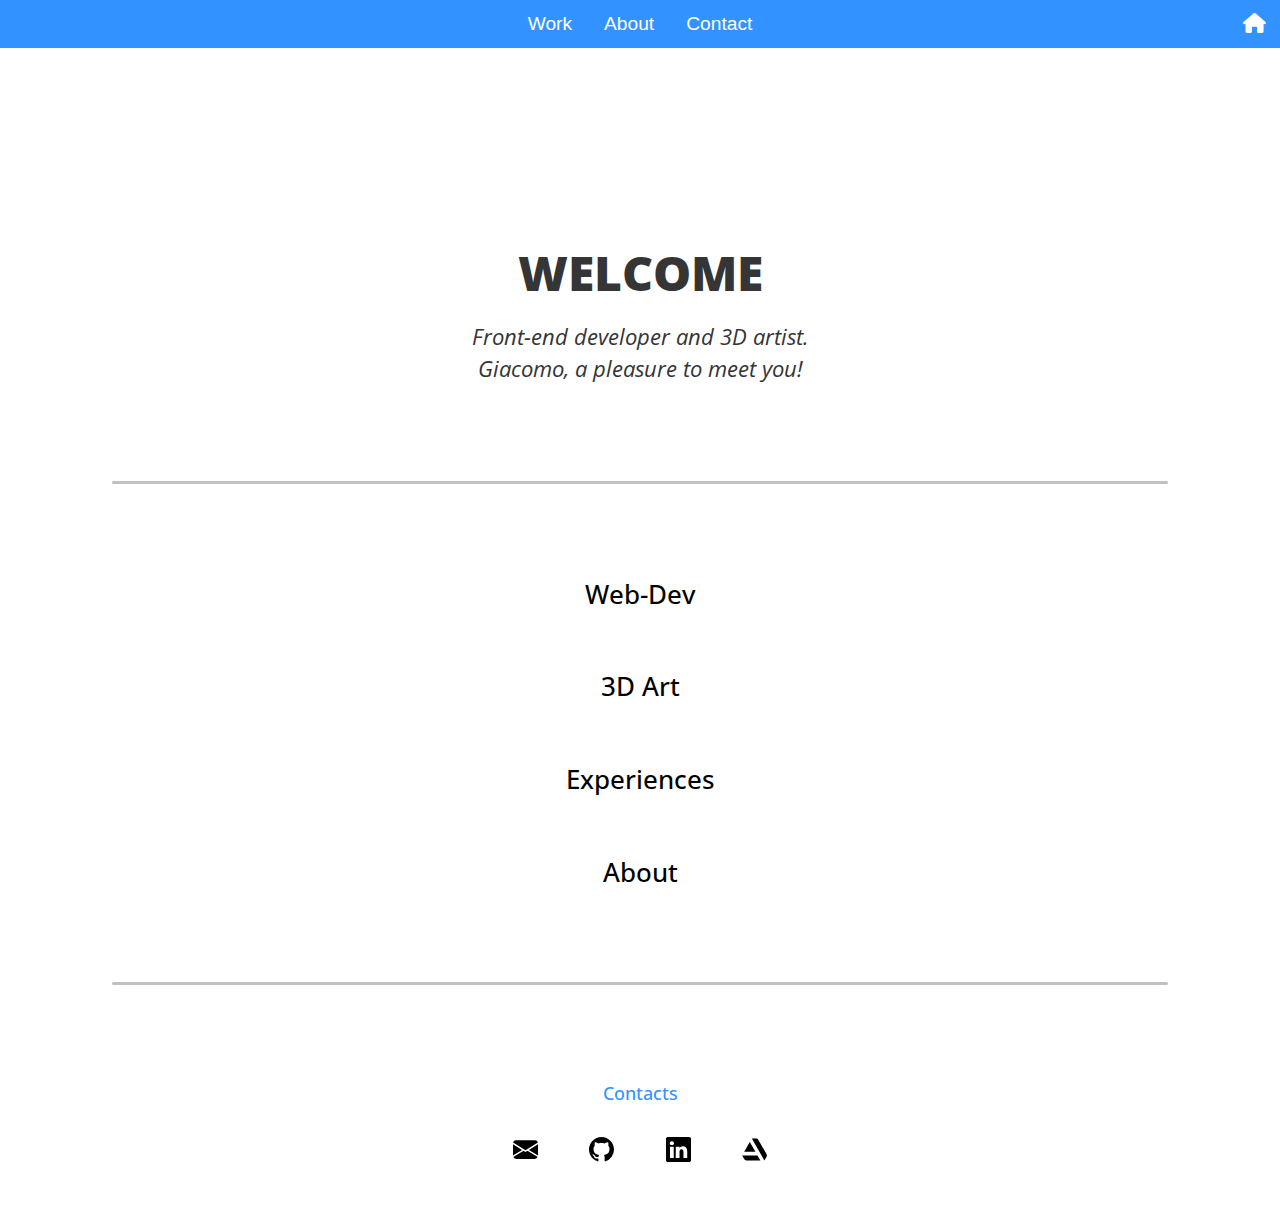
<file: index.html>
<!DOCTYPE html>
<html lang="eng">
    <head>
        <title>Home</title>
        <meta charset="UTF-8">
        <link rel="icon" type="image/png" href="">
        <link rel="stylesheet" href="/Assets/css/Style.css">
        <meta name="viewport" content="width=device-width, initial-scale=1.0, maximum-scale=1.0">
    </head>
    <body>
        <span class="menu-button">
            <img class="icon-button" onclick="navdisplayblack()" id="buttonImg" src="./Assets/Images/menu_FILL0_wght400_GRAD0_opsz48.svg" width="35">
            <img class="icon-button-white" onclick="navdisplaywhite()" id="buttonImgWhite" src="./Assets/Images/menu_FILL0_wght400_GRAD0_opsz48_WHITE.png" width="35">
        </span>
        <nav id="navSelector" class="nav-cont">
            <ul class="nav-items">
                <li class="sub-menu"><span>Work</span>
                   <ul class="sub-menu-items">
                        <li><a href="/3D Art/Index.html">3D Art</a></li>
                        <li><a href="/Web-Development/Index.html">Web-Dev</a></li>
                    </ul>
                </li>
                <li><a href="/About/index.html">About</a></li>
                <li class="contact"><a href="mailto:gcmdigiuseppe@gmail.com">Contact</a></li>
            </ul>
            <span>
                <a href="/index.html"><img class="home" src="/Assets/Images/house-white.png"></a>
            </span>
        </nav>
        <article class="hero">
            <h1>Welcome</h1>
            <p>Front-end developer and 3D artist.</br>Giacomo, a pleasure to meet you!</p>
        </article>
        <div class="divider"></div>
        <div class="content">
            <div class="content-item"><a href="/Web-Development/Index.html">Web-Dev</a></div>
            <div class="content-item"><a href="/3D Art/Index.html">3D Art</a></div>
            <div class="content-item"><a href="/Experiences/Index.html">Experiences</a></div>
            <div class="content-item"><a href="/About/index.html">About</a></div>
        </div>
        <div class="divider"></div>
        <footer class="footer-cont">
            <div class="footer-text">
                <p>Contacts</p>
            </div>
            <ul class="contacts">
                <li><a href="mailto:gcmdigiuseppe@gmail.com" target="_blank"><img src="/Assets/Images/envelope-fill.svg" alt="mail-icon" width="25"></a></li>
                <li><a href="https://github.com/LineReader" target="_blank"><img src="/Assets/Images/github.svg" alt="github-icon" width="25"></a></li>
                <li><a href="http://www.linkedin.com/in/giacomo-di-giuseppe-a3462b18b/" target="_blank"><img src="/Assets/Images/linkedin.svg" alt="linkedin-icon" width="25"></a></li>
                <li><a href="https://giacomodg.artstation.com/" target="_blank"><img src="/Assets/Images/artstation.svg" alt="artstation-icon" width="25"></a></li>
            </ul>
        </footer>
        <script src="./Assets/js/Index.js"></script>
    </body>
</html>
</file>
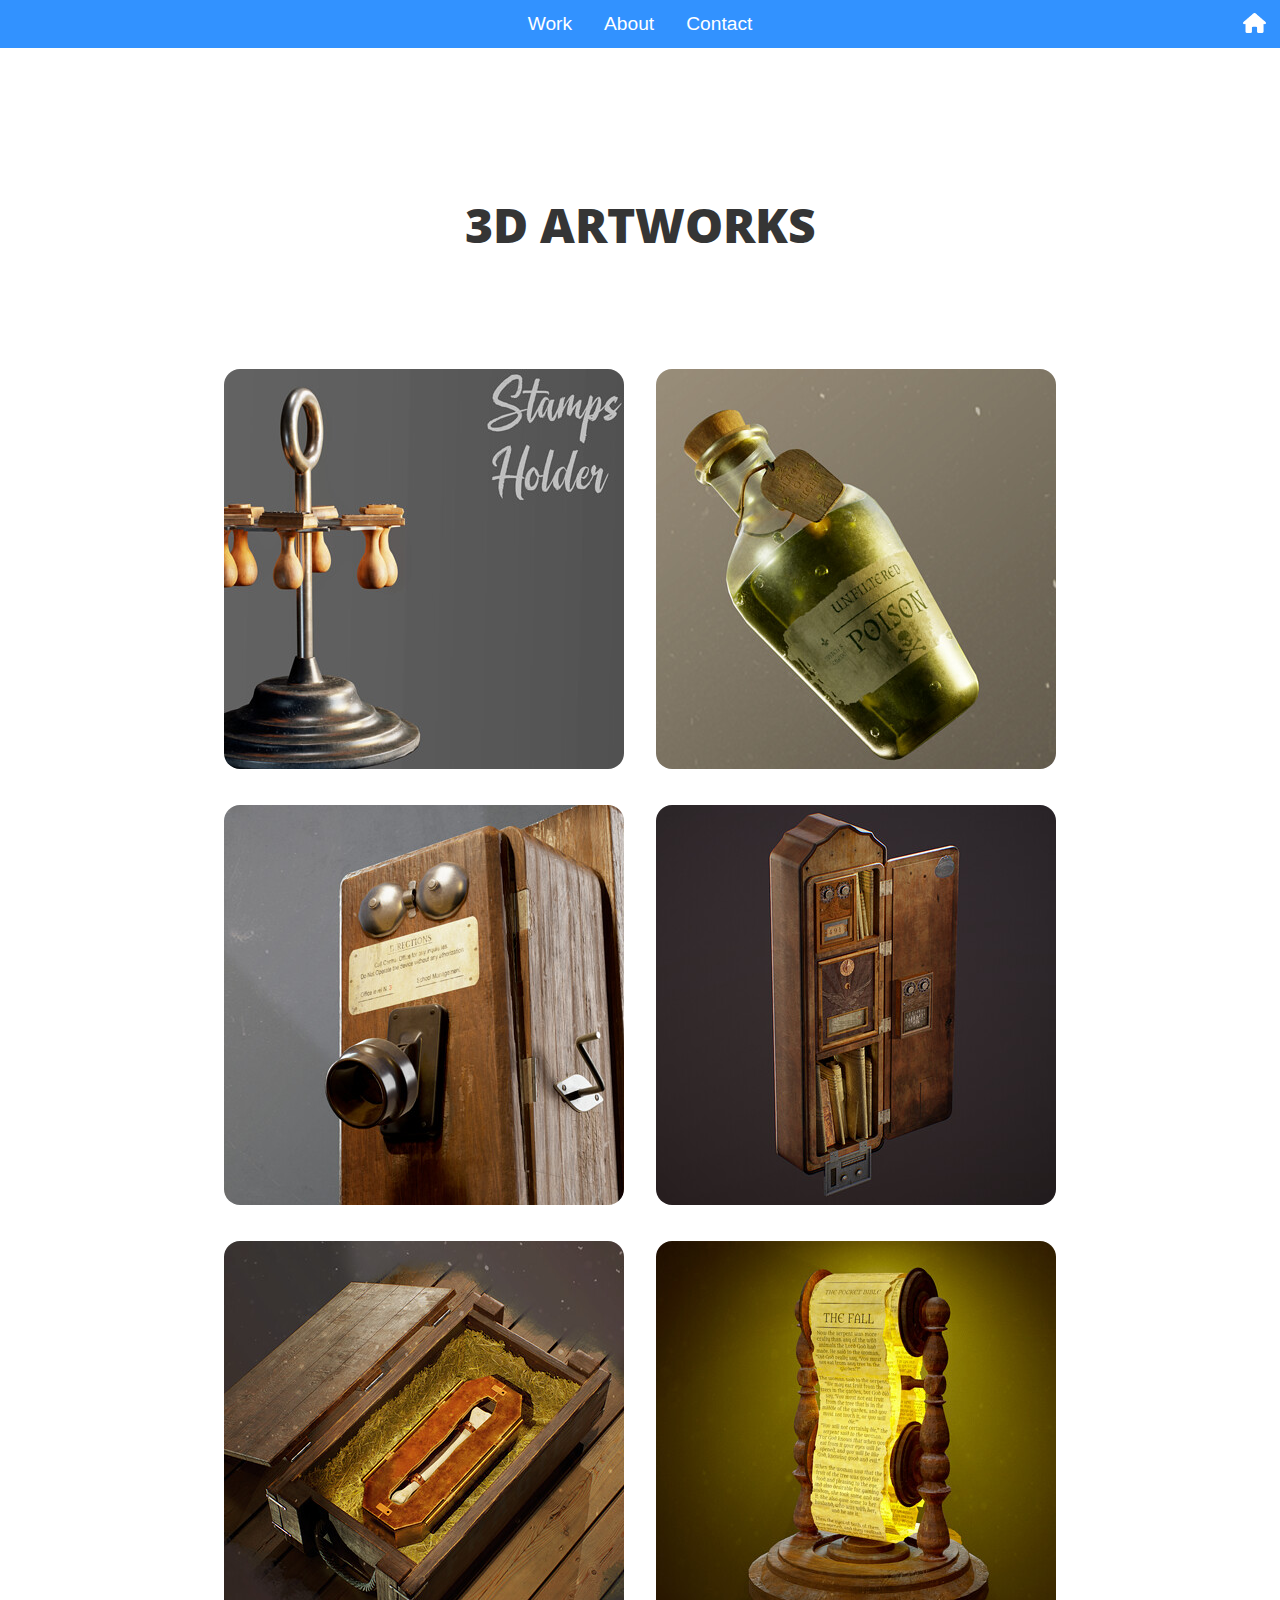
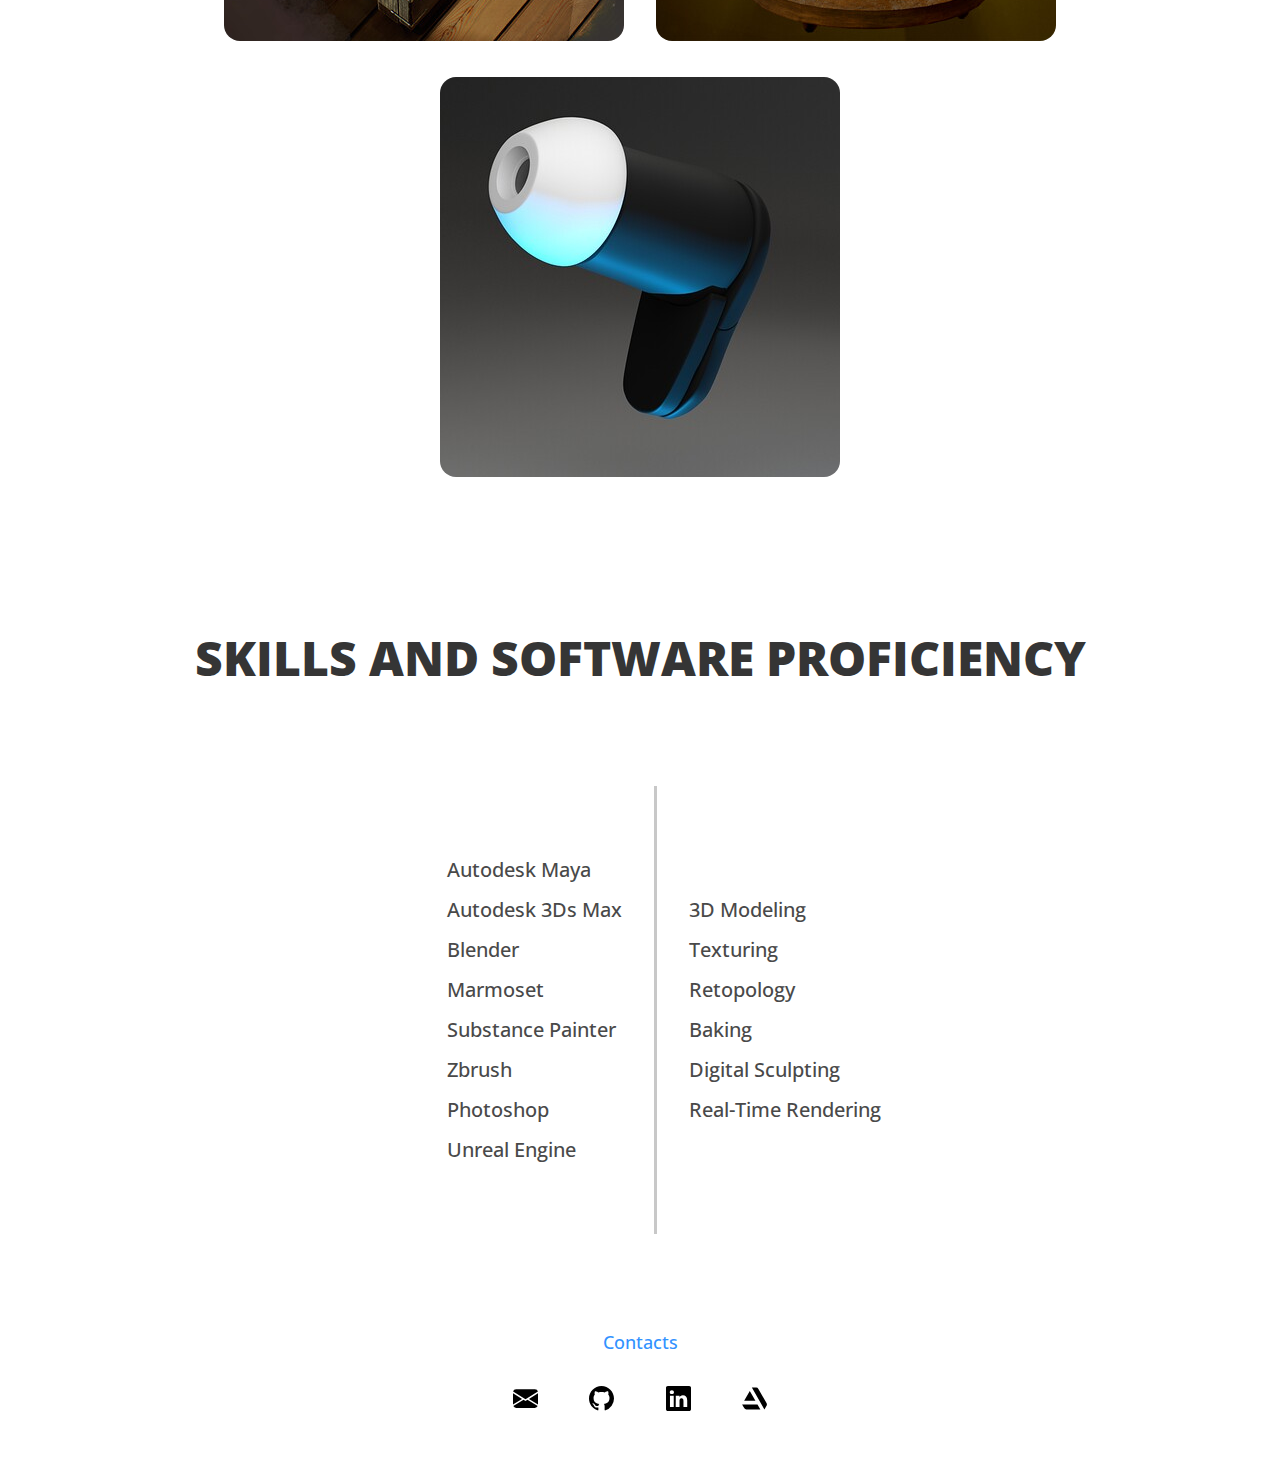
<file: 3D Art/Index.html>
<!DOCTYPE html>
<head lang="eng">
    <meta charset="UTF-8">
    <title>3D Art</title>
    <link rel="stylesheet" href="../3D Art/3D-art-styles.css">
    <link rel="icon" type="image/png" href="">
    <meta name="viewport" content="width=device-width, initial-scale=1.0, maxium-sacle=1.0">
</head>
<body>
    <span class="menu-button">
        <img class="icon-button" onclick="navdisplayblack()" id="buttonImg" src="../Assets/Images/menu_FILL0_wght400_GRAD0_opsz48.svg" width="35">
        <img class="icon-button-white" onclick="navdisplaywhite()" id="buttonImgWhite" src="../Assets/Images/menu_FILL0_wght400_GRAD0_opsz48_WHITE.png" width="35">
    </span>
    <nav id="navSelector" class="nav-cont">
        <ul class="nav-items">
            <li class="sub-menu"><span>Work</span>
               <ul class="sub-menu-items">
                    <li><a href="/3D Art/Index.html">3D Art</a></li>
                    <li><a href="/Web-Development/Index.html">Web-Dev</a></li>
                </ul>
            </li>
            <li><a href="/About/index.html">About</a></li>
            <li class="contact"><a href="mailto:gcmdigiuseppe@gmail.com">Contact</a></li>
        </ul>
        <span>
            <a href="/index.html"><img class="home" src="/Assets/Images/house-white.png"></a>
        </span>
    </nav>
    <header class="title">
        <h1>3D Artworks</h1>
    </header>
    <div class="grid-cont">
        <div class="grid">
            <a class="image" href="https://giacomodg.artstation.com/projects/wJ0gVO" target="_blank">
                <img src="../Assets/Images/Art Images/Stamp.jpg" alt="Stamps" >
                <div class="overlay">
                    <p>Stamps Holder</p>
                </div>
            </a>
            <a class="image" href="https://giacomodg.artstation.com/projects/g2bL4Q" target="_blank">
                <img src="../Assets/Images/Art Images/Flask.jpg" alt="Flask" >
                <div class="overlay">
                    <p>Flask</p>
                </div>
            </a>
            <a class="image" href="https://giacomodg.artstation.com/projects/AqYnNo" target="_blank">
                <img src="../Assets/Images/Art Images/Phone.jpg" alt="Phone" >
                <div class="overlay">
                    <p>Crank Telephone</p>
                </div>
            </a>
            <a class="image" href="https://giacomodg.artstation.com/projects/PoZvmn" target="_blank">
                <img src="../Assets/Images/Art Images/Shelf.jpg" alt="Shelf" >
                <div class="overlay">
                    <p>Wood Shelf</p>
                </div>
            </a>
            <a class="image" href="https://giacomodg.artstation.com/projects/0n5Gg4" target="_blank">
                <img src="../Assets/Images/Art Images/Reliquary.jpg" alt="Reliquary">
                <div class="overlay">
                    <p>Reliquary</p>
                </div>
            </a>
            <a class="image" href="https://giacomodg.artstation.com/projects/18bzEe" target="_blank">
                <img src="../Assets/Images/Art Images/Bible.jpg" alt="Bible" >
                <div class="overlay">
                    <p>Pocket Bible</p>
                </div>
            </a>
            <a class="image" href="https://giacomodg.artstation.com/projects/3oXgZ2" target="_blank">
                <img src="../Assets/Images/Art Images/Earphone.jpg" alt="Earphone" >
                <div class="overlay">
                    <p>Earphone</p>
                </div>
            </a>
        </div>
    </div>
    <div class="info-cont">
        <h1>Skills and Software proficiency</h1>
        <div class="list-cont">
            <div class="list-programs">
                <ul class="list">
                    <li>Autodesk Maya</li>
                    <li>Autodesk 3Ds Max</li>
                    <li>Blender</li>
                    <li>Marmoset</li>
                    <li>Substance Painter</li>
                    <li>Zbrush</li>
                    <li>Photoshop</li>
                    <li>Unreal Engine</li>
                </ul>
            </div>
            <div class="divider-cont">
                <div class="divider"></div>
            </div>
            <div class="list-skills">
                <ul class="list">
                    <li>3D Modeling</li>
                    <li>Texturing</li>
                    <li>Retopology</li>
                    <li>Baking</li>
                    <li>Digital Sculpting</li>
                    <li>Real-Time Rendering</li>
                </ul>
            </div>
        </div>
    </div>
    <footer class="footer-cont">
        <div class="footer-text">
            <p>Contacts</p>
        </div>
        <ul class="contacts">
            <li><a href="mailto:gcmdigiuseppe@gmail.com" target="_blank"><img src="/Assets/Images/envelope-fill.svg" alt="mail-icon" width="25"></a></li>
            <li><a href="https://github.com/LineReader" target="_blank"><img src="/Assets/Images/github.svg" alt="github-icon" width="25"></a></li>
            <li><a href="http://www.linkedin.com/in/giacomo-di-giuseppe-a3462b18b/" target="_blank"><img src="/Assets/Images/linkedin.svg" alt="linkedin-icon" width="25"></a></li>
            <li><a href="https://giacomodg.artstation.com/" target="_blank"><img src="/Assets/Images/artstation.svg" alt="artstation-icon" width="25"></a></li>
        </ul>
    </footer>
    <script src="../Assets/js/Index.js"></script>
</body>
</file>
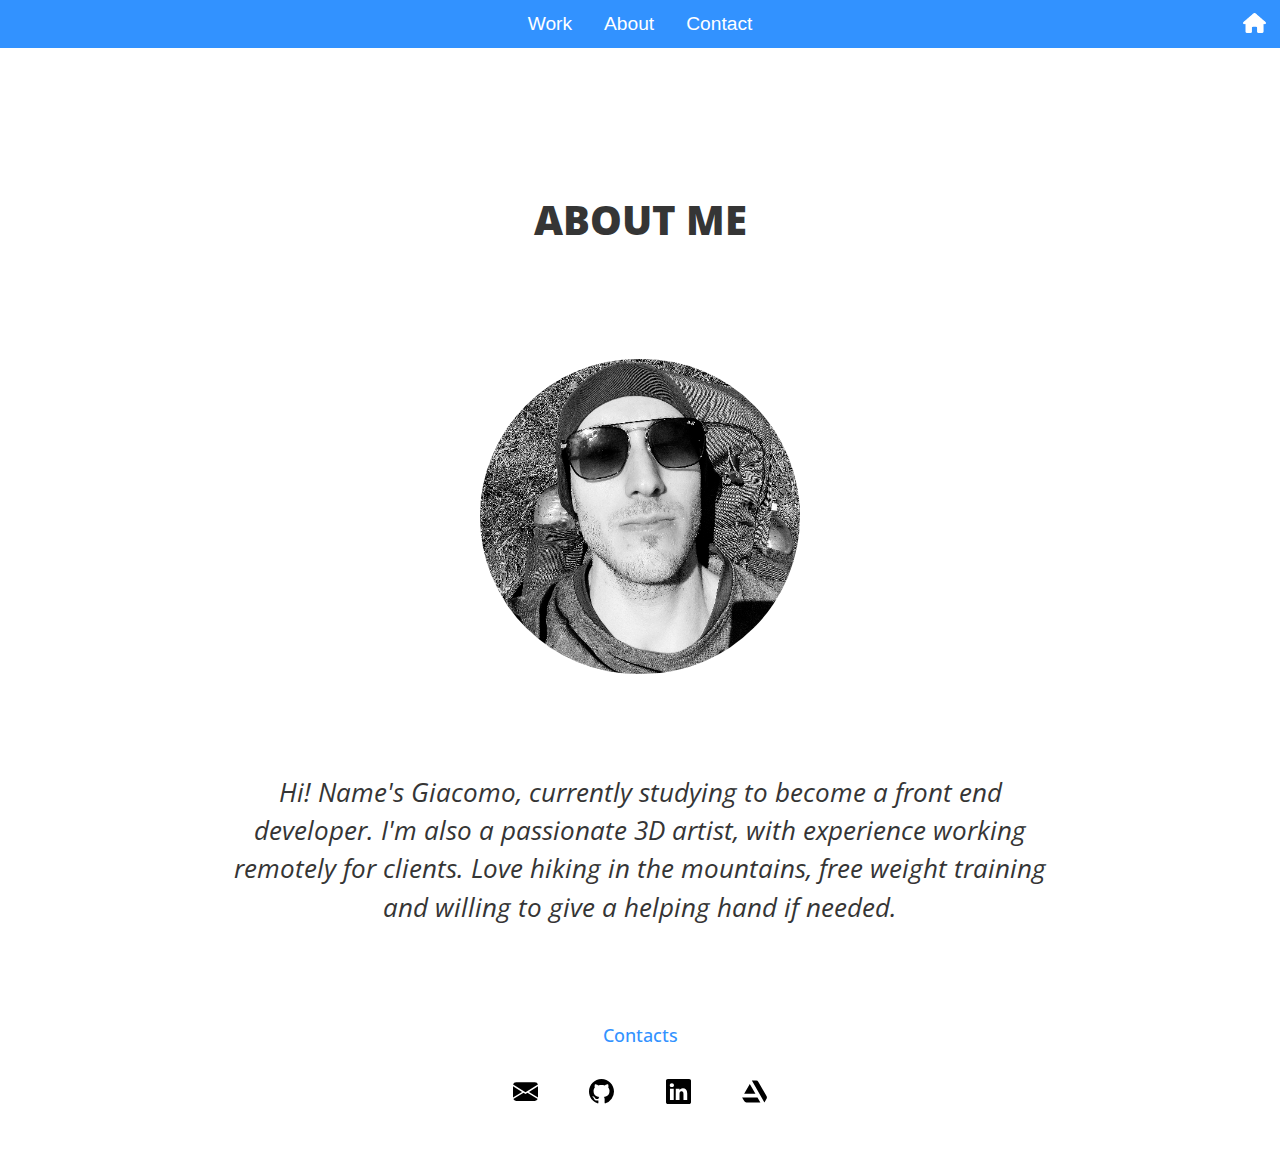
<file: About/index.html>
<!DOCTYPE html>
<html lang="eng">
   <head>
    <meta charset="UTF-8">
    <title>About</title>
    <link rel="icon" type="image/png" href="">
    <link rel="stylesheet" href="/About/about-style.css">
    <meta name="viewport" content="width=device-width, initial-scale=1.0, maximum-scale=1.0">
   </head>
   <body>
    <span class="menu-button">
        <img class="icon-button" onclick="navdisplayblack()" id="buttonImg" src="../Assets/Images/menu_FILL0_wght400_GRAD0_opsz48.svg" width="35">
        <img class="icon-button-white" onclick="navdisplaywhite()" id="buttonImgWhite" src="../Assets/Images/menu_FILL0_wght400_GRAD0_opsz48_WHITE.png" width="35">
    </span>
    <nav id="navSelector" class="nav-cont">
        <ul class="nav-items">
            <li class="sub-menu"><span>Work</span>
               <ul class="sub-menu-items">
                    <li><a href="/3D Art/Index.html">3D Art</a></li>
                    <li><a href="/Web-Development/Index.html">Web-Dev</a></li>
                </ul>
            </li>
            <li><a href="/About/index.html">About</a></li>
            <li class="contact"><a href="mailto:gcmdigiuseppe@gmail.com">Contact</a></li>
        </ul>
        <span>
            <a href="/index.html"><img class="home" src="/Assets/Images/house-white.png"></a>
        </span>
    </nav>
    <div class="presentation">
        <h1>About Me</h1>
        <div class="img-cont">
            <img class="img" src="../Assets/Images/photo_cropped_downresolution.png" alt="profile-pircture">
        </div>
        <p>Hi! Name's Giacomo, currently studying to become a front end developer.
            I'm also a passionate 3D artist, with experience working remotely for clients.
            Love hiking in the mountains, free weight training and willing to give a helping
            hand if needed.
        </p>
    </div>
    <footer class="footer-cont">
        <div class="footer-text">
            <p>Contacts</p>
        </div>
        <ul class="contacts">
            <li><a href="mailto:gcmdigiuseppe@gmail.com" target="_blank"><img src="/Assets/Images/envelope-fill.svg" alt="mail-icon" width="25"></a></li>
            <li><a href="https://github.com/LineReader" target="_blank"><img src="/Assets/Images/github.svg" alt="github-icon" width="25"></a></li>
            <li><a href="http://www.linkedin.com/in/giacomo-di-giuseppe-a3462b18b/" target="_blank"><img src="/Assets/Images/linkedin.svg" alt="linkedin-icon" width="25"></a></li>
            <li><a href="https://giacomodg.artstation.com/" target="_blank"><img src="/Assets/Images/artstation.svg" alt="artstation-icon" width="25"></a></li>
        </ul>
    </footer>
    <script src="/Assets/js/Index.js"></script>
   </body>
</html>
</file>
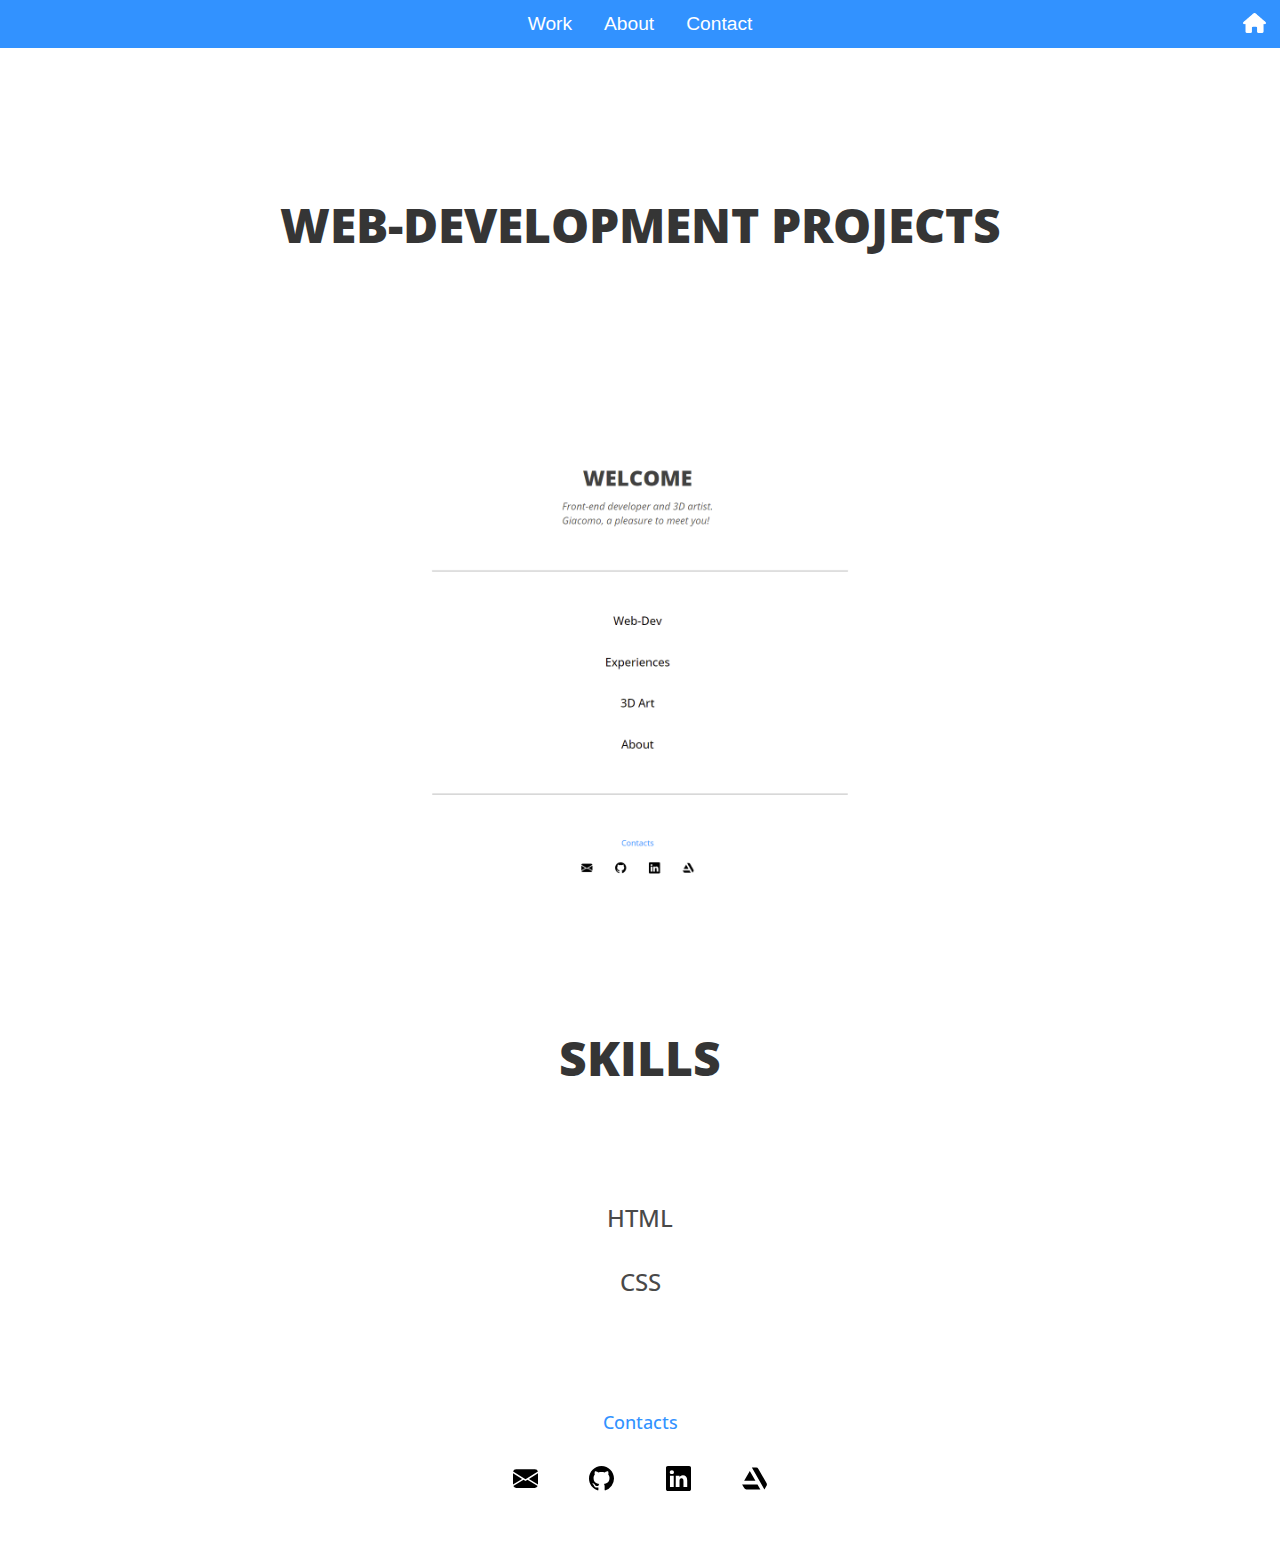
<file: Web-Development/Index.html>
<!DOCTYPE html>
<html lang="eng">
    <head>
        <meta charset="UTF-8">
        <title>Web Development Work</title>
        <link rel="icon" type="image/png" href="">
        <link rel="stylesheet" href="../Web-Development/Web-Development-styles.css">
        <meta name="viewport" content="width=device-width, initial-scale=1.0, maximum-scale=1.0">
    </head>
    <body>
        <span class="menu-button">
            <img class="icon-button" onclick="navdisplayblack()" id="buttonImg" src="../Assets/Images/menu_FILL0_wght400_GRAD0_opsz48.svg" width="35">
            <img class="icon-button-white" onclick="navdisplaywhite()" id="buttonImgWhite" src="../Assets/Images/menu_FILL0_wght400_GRAD0_opsz48_WHITE.png" width="35">
        </span>
        <nav id="navSelector" class="nav-cont">
            <ul class="nav-items">
                <li class="sub-menu"><span>Work</span>
                   <ul class="sub-menu-items">
                        <li><a href="/3D Art/Index.html">3D Art</a></li>
                        <li><a href="/Web-Development/Index.html">Web-Dev</a></li>
                    </ul>
                </li>
                <li><a href="/About/index.html">About</a></li>
                <li class="contact"><a href="mailto:gcmdigiuseppe@gmail.com">Contact</a></li>
            </ul>
            <span>
                <a href="/index.html"><img class="home" src="/Assets/Images/house-white.png"></a>
            </span>
        </nav>
        <header class="title">
            <h1>Web-Development Projects</h1>
        </header>
        <div class="projects-cont">
            <div class="projects">
                <a class="project-image" href="https://github.com/LineReader" target="_blank">
                    <img src="../Assets/Images/Personal-Website_Square.png" alt="project-img">
                    <div class="image-overlay">
                        <p>Personal Website</p>
                    </div>
                </a>
        </div>
        <div class="info-cont">
            <h1>Skills</h1>
            <div class="list-cont">
                <div class="list-programs">
                    <ul class="list">
                        <li>HTML</li>
                        <li>CSS</li>
                        <!--<li>Java Script</li>-->
                        <!--<li>React</li>-->
                    </ul>
                </div>
            </div>
        </div>
        <footer class="footer-cont">
            <div class="footer-text">
                <p>Contacts</p>
            </div>
            <ul class="contacts">
                <li><a href="mailto:gcmdigiuseppe@gmail.com" target="_blank"><img src="/Assets/Images/envelope-fill.svg" alt="mail-icon" width="25"></a></li>
                <li><a href="https://github.com/LineReader" target="_blank"><img src="/Assets/Images/github.svg" alt="github-icon" width="25"></a></li>
                <li><a href="http://www.linkedin.com/in/giacomo-di-giuseppe-a3462b18b/" target="_blank"><img src="/Assets/Images/linkedin.svg" alt="linkedin-icon" width="25"></a></li>
                <li><a href="https://giacomodg.artstation.com/" target="_blank"><img src="/Assets/Images/artstation.svg" alt="artstation-icon" width="25"></a></li>
            </ul>
        </footer>
       <script src="../Assets/js/Index.js"></script>
    </body>
</html>
</file>
<file: Assets/css/Style.css>
* {
    margin: 0;
    padding: 0;
    box-sizing: border-box;
}

@font-face {
    font-family: "Open-Sans";
    src: url(/Assets/Fonts/OpenSans/open-sans-v34-latin-regular.woff2) format(woff2);
    font-style: normal;
    font-weight: 300;
}

@font-face {
    font-family: "Open-Sans";
    src: url(/Assets/Fonts/OpenSans/open-sans-v34-latin-800.woff2) format(woff2);
    font-style: normal;
    font-weight: 800;
}

@font-face {
    font-family: "Open-Sans";
    src: url(/Assets/Fonts/OpenSans/open-sans-v34-latin-500.woff2) format(woff2);
    font-style: normal;
    font-weight: 500;
}

@font-face {
    font-family: "Open-Sans";
    src: url(/Assets/Fonts/OpenSans/open-sans-v34-latin-italic.woff2) format(woff2);
    font-style: italic;
    font-weight: 300;
}

/*SCROLL BAR DOWN */
::-webkit-scrollbar {
    width: .7rem;
}

::-webkit-scrollbar-thumb {
    background-color:rgb(179, 179, 179);
    border-radius: 1rem;
}

/*SCROLL BAR UP*/

a {
    text-decoration: none;
    color: currentColor;
}

a:hover {
    text-decoration: none;
}

a:visited {
    text-decoration: none;
    color: currentColor;
}

.divider {
    display: flex;
    justify-content: center;
    align-items: center;
    border-bottom: .2rem solid rgb(53, 53, 53);
    border-radius: 4rem;
    margin: 0rem 20rem 0 20rem;
    opacity: 30%;
}

/*NAVIGATION DOWN*/

.menu-button {
    cursor: pointer;
    position: absolute;
    z-index: 2;
    top: .4rem;
    left: .8rem;
    /*border-top-right-radius: 1rem;
    border-bottom-right-radius: 1rem;*/
}

.icon-button-white {
    cursor: pointer;
    position: absolute;
    z-index: 2;
    left: 0rem;
    /*border-top-right-radius: 1rem;
    border-bottom-right-radius: 1rem;*/
}

.nav-cont {
    background-color: rgb(50, 146, 255);
    width: 100%;
    min-height: 3rem;
    display: flex;
    justify-content: center;
    align-items: center;
    font-size: 1.2rem;
    font-family: Arial, Helvetica, sans-serif;
    color: white;
    position: relative;
    transition: .5;
}

.nav-items {
    width: 100%;
    list-style-type: none;
    display: flex;
    justify-content: center;
    align-items: center;
}

.nav-items li {
    padding: 0 1rem;
    cursor: pointer;
    transition: .3s;
}

.nav-items > li:hover { /*FANCY EFFECT*/
    border: .5rem solid rgb(50, 146, 255);
    border-radius: .8rem;
    padding: 0 1.2rem;
}

.sub-menu {
    position: relative;
}

.sub-menu-items {
    list-style-type: none;
    position: absolute;
    text-align: center;
    top: 2.4rem;
    left: -.8rem;
    border-radius: .3rem;
    background-color: rgb(255, 255, 255);
    border: .2rem solid rgb(50, 146, 255);
    transition: .3s;
    visibility: hidden;
    opacity: 0;
}

.sub-menu:hover .sub-menu-items {
    transition: .5s;
    visibility: visible;
    opacity: 1;
    top: 3rem;
}

.sub-menu-items li {
    width: 6rem;
    padding: 1.1rem .4rem;
    color:rgb(50, 146, 255);
    border-bottom: .2rem solid rgb(50, 146, 255);
}

.sub-menu-items  li:hover {
    background-color: rgb(50, 146, 255);
    color:White;
    transition: .3s;
}

.sub-menu-items li:last-of-type {
    border-bottom: none;
}

.home {
    position: absolute;
    width: 1.4rem;
    top: .8rem;
    right: .9rem;
    transition: .5s;
}

.home:hover {
    width: 1.6rem;
}

/*NAVIGATION UP*/

.hero {
    display: flex;
    justify-content: center;
    align-items: center;
    flex-direction: column;
    padding: 12rem 0 4rem 0;
}

.hero h1 {
    text-transform: uppercase;
    font-family: "Open-Sans";
    font-weight: 700;
    font-size: 3rem;
    color: rgb(53, 53, 53);
    cursor: default;
    transition: .5s;
}

.hero h1:hover {
    font-size: 3.2rem;
    color: rgb(50, 146, 255);
}

.hero p {
    text-align: center;
    font-size: 1.4rem;
    font-family: "Open-Sans";
    font-style: italic;
    font-weight: 300;
    line-height: 2rem;
    color: rgb(53, 53, 53);
    padding: 1rem 0 2rem 0;
    cursor: default;
}

.content {
    display: flex;
    justify-content: center;
    align-items: center;
    flex-direction: column;
    width: 100;
    transition: .5s;
    padding: 4rem 0 4rem 0;
}

.content-item {
    display: flex;
    justify-content: center;
    align-items: center;
    width: 100;
    padding: 1rem 2rem;
    margin: .8rem;
    font-family: "Open-Sans";
    font-size: 1.6rem;
    font-weight: 500;
    transition: .5s;
    cursor: pointer;
}

.content-item:hover {
    font-size: 1.8rem;
    color: rgb(50, 146, 255);
    box-shadow: 0rem .1rem .6rem rgb(53, 53, 53);
    border-radius: 1rem;
}

/*FOOTER DOWN*/

.footer-cont {
    width: 100%;
    padding: 6rem 0 3rem 0;
    display: flex;
    justify-content: center;
    align-items: center;
    flex-direction: column;
    transition: .5s;
}

.footer-text {
    color: rgb(50, 146, 255);
    display: flex;
    padding-bottom: 2rem;
    font-family: "open-Sans";
    font-size: 1.1rem;
    font-weight: 500;
    cursor: default;
}

.contacts {
    cursor: pointer;
}

.contacts {
    list-style-type: none;
    display: flex;
    flex-direction: row;
}

.contacts > li {
    padding: 0 1.6rem;
}

/*FOOTER UP*/

@media only screen and (max-width: 500px) {

    .icon-button {
        width:2.2rem;
    }

    .nav-cont {
        position: fixed;
        font-size: 1.2rem;
        font-family: Arial, Helvetica, sans-serif;
    }

    .nav-items {
        display: flex;
        justify-content: center;
        align-items: center;
    }

    .nav-items > li:hover { /*FANCY EFFECT*/
        border: none;
        border-radius: none;
        padding: none;
    }

    .menu-button {
        cursor: pointer;
        position: absolute;
        top: .45rem;
        left: .5rem;
        z-index: 2;
        position: fixed;
    }

    .article {
       text-align: center;
       padding-bottom: 4rem;
    }

    .divider {
        display: flex;
        justify-content: center;
        align-items: center;
        border-bottom: .2rem solid rgb(53, 53, 53);
        border-radius: 4rem;
        margin: 0rem 7rem 0 7rem;
        opacity: 30%;
    }
}

@media only screen and (min-width: 500px) {

    .divider {
        display: flex;
        justify-content: center;
        align-items: center;
        border-bottom: .2rem solid rgb(53, 53, 53);
        border-radius: 4rem;
        margin: 0rem 7rem 0 7rem;
        opacity: 30%;
    }
}

@media only screen and (min-width: 900px) {

    .contact {
        display: flex;
       }

    .nav-cont {
        background-color: rgb(50, 146, 255);
        width: 100%;
        min-height: 3rem;
        display: flex;
        justify-content: center;
        align-items: center;
        font-size: 1.2rem;
        font-family: Arial, Helvetica, sans-serif;
        color: white;
        position: relative;
        transition: .4;
    }

    .menu-button {
        display: none;
    }
}
</file>
<file: 3D Art/3D-art-styles.css>
* {
    padding: 0;
    margin: 0;
    box-sizing: border-box;
}

@font-face {
    src: url(../Assets/Fonts/OpenSans/open-sans-v34-latin-regular.woff2) format(woff2);
    font-family: "Open-Sans";
    font-weight: 300;
    font-style: normal;
}

@font-face {
    src: url(../Assets/Fonts/OpenSans/open-sans-v34-latin-500.woff2) format(woff2);
    font-family: "Open-Sans";
    font-weight: 500;
    font-style: normal;
}

@font-face {
    src: url(../Assets/Fonts/OpenSans/open-sans-v34-latin-800.woff2) format(woff2);
    font-family: "Open-Sans";
    font-weight: 800;
    font-style: normal;
}

@font-face {
    src: url(../Assets/Fonts/OpenSans/open-sans-v34-latin-italic.woff2) format(woff2);
    font-family: "Open-Sans";
    font-weight: 300;
    font-style: italic;
}

/*SCROLL BAR DOWN */
::-webkit-scrollbar {
    width: .7rem;
}

::-webkit-scrollbar-thumb {
    background-color:rgb(179, 179, 179);
    border-radius: 1rem;
}

/*SCROLL BAR UP*/

a {
    text-decoration: none;
    color: currentColor;
}

a:hover {
    text-decoration: none;
}

a:visited {
    text-decoration: none;
    color: currentColor;
}

/*NAVIGATION DOWN*/

.menu-button {
    cursor: pointer;
    position: absolute;
    z-index: 3;
    top: .4rem;
    left: .8rem;
    /*border-top-right-radius: 1rem;
    border-bottom-right-radius: 1rem;*/
}

.icon-button-white {
    cursor: pointer;
    position: absolute;
    z-index: 3;
    left: 0rem;
    /*border-top-right-radius: 1rem;
    border-bottom-right-radius: 1rem;*/
}

.nav-cont {
    background-color: rgb(50, 146, 255);
    width: 100%;
    min-height: 3rem;
    display: flex;
    justify-content: center;
    align-items: center;
    font-size: 1.2rem;
    font-family: Arial, Helvetica, sans-serif;
    color: white;
    position: relative;
    transition: .5;
    z-index: 1;
}

.nav-items > li:hover { /*FANCY EFFECT*/
    border: .5rem solid rgb(50, 146, 255);
    transition: .5s;
    border-radius: .8rem;
    padding: 0 1.2rem;
}

.nav-items {
    width: 100%;
    list-style-type: none;
    display: flex;
    justify-content: center;
    align-items: center;
}

.nav-items li {
    padding: 0 1rem;
    cursor: pointer;
}

.sub-menu {
    position: relative;
}

.sub-menu-items {
    list-style-type: none;
    position: absolute;
    text-align: center;
    top: 2.4rem;
    left: -.8rem;
    border-radius: .3rem;
    background-color: rgb(255, 255, 255);
    border: .2rem solid rgb(50, 146, 255);
    transition: .3s;
    visibility: hidden;
    opacity: 0;
}

.sub-menu:hover .sub-menu-items {
    transition: .5s;
    visibility: visible;
    opacity: 1;
    top: 3rem;
}

.sub-menu-items li {
    width: 6rem;
    padding: 1.1rem .4rem;
    color:rgb(50, 146, 255);
    border-bottom: .2rem solid rgb(50, 146, 255);
}

.sub-menu-items li:last-of-type {
    border-bottom: none;
}

.sub-menu-items  li:hover {
    background-color: rgb(50, 146, 255);
    color:White;
    transition: .3s;
}

.home {
    position: absolute;
    width: 1.4rem;
    top: .8rem;
    right: .9rem;
    transition: .5s;
}

.home:hover {
    width: 1.6rem;
}

/*NAVIGATION UP*/

.title {
    display: flex;
    justify-content: center;
    align-items: center;
    padding-top: 8rem;
    text-align: center;
}

.title h1 {
    text-transform: uppercase;
    font-family: "Open-Sans";
    font-weight: 700;
    font-size: 3rem;
    color: rgb(53, 53, 53);
    cursor: default;
    transition: .5s;
    padding: 1rem;
}

.title h1:hover {
    font-size: 3.2rem;
    color: rgb(50, 146, 255);
    box-shadow: 0rem .1rem .6rem rgb(53, 53, 53);
    border-radius: 1rem;
    padding: 1rem;
}

/*GRID DOWN*/

.grid-cont {
    display: flex;
    justify-content: center;
    align-items: center;
}

.grid {
    max-width: 90%;
    padding: 6rem 0rem 0 0rem;
    display: flex;
    justify-content: center;
    align-items: center;
    flex-wrap: wrap;
    row-gap: 3rem;
    gap: 2rem;
    position: relative;
}

.image {
    position: relative;
    transform: scale(1);
    transition: .5s;
    z-index: 0;
}

.image img {
    border-radius: 1rem;
}

.image:hover {
    transform: scale(1.05);
}

.overlay {
    position: absolute;
    border-radius: 1rem;
    background-color: rgba(0, 0, 0, 0.5);
    top: 0;
    left: 0;
    width: 100%;
    height: 99%;
    transform: scale(1);

    color: white;
    font-family: "Open-Sans";
    font-weight: 500;
    font-size: 1.8rem;
    display: flex;
    justify-content: center;
    align-items: center;
    opacity: 0;
    transition: .5s;
    z-index: 1;
}

.overlay:hover {
    opacity: 1;
    box-shadow: .6rem .6rem 1rem rgb(73, 73, 73);
    font-size: 1.9rem;
}

/*GRID UP*/

.info-cont {
    display: flex;
    justify-content: center;
    align-items: center;
    flex-direction: column;
    padding-top: 8rem;
}

.info-cont h1 {
    display: flex;
    justify-content: center;
    align-items: center;
    text-transform: uppercase;
    font-family: "Open-Sans";
    font-weight: 700;
    font-size: 3rem;
    color: rgb(53, 53, 53);
    cursor: default;
    transition: .5s;
    padding: 1rem;
    text-align: center;
}

.info-cont h1:hover {
    font-size: 3.2rem;
    color: rgb(50, 146, 255);
    box-shadow: 0rem .1rem .6rem rgb(53, 53, 53);
    border-radius: 1rem;
    padding: 1rem;
}

.divider-cont {
    position: relative;
    padding: 0rem 4rem 0 4rem;
}

.divider {
    height: 23rem;
    border-right: .2rem solid rgb(73, 73, 73);
    opacity: 30%;
}

.list-cont {
    display: flex;
    justify-content: center;
    align-items: center;
    flex-direction: row;
    padding-top: 5rem;
    padding-left: 1.8rem;
}

.list {
    list-style-type: none;
    font-family: "Open-Sans";
    font-weight: 500;
    font-size: 1.3rem;
    cursor: default;
    color: rgb(73, 73, 73);
    line-height: 2.5rem;
}

.list li {
    transition: .5s;
}

.list li:hover {
    font-size: 1.4rem;
    color: rgb(50, 146, 255);
}

/*FOOTER DOWN*/

.footer-cont {
    width: 100%;
    padding: 6rem 0 3rem 0;
    display: flex;
    justify-content: center;
    align-items: center;
    flex-direction: column;
    transition: .5s;
}

.footer-text {
    color: rgb(50, 146, 255);
    display: flex;
    padding-bottom: 2rem;
    font-family: "open-Sans";
    font-size: 1.1rem;
    font-weight: 500;
    cursor: default;
}

.contacts {
    cursor: pointer;
}

.contacts {
    list-style-type: none;
    display: flex;
    flex-direction: row;
    transition: .5s;
}

.contacts > li {
    padding: 0 1.6rem;
}

/*FOOTER UP*/

@media only screen and (min-width: 300px) {

    .icon-button {
        width:2.2rem;
    }

    .nav-cont {
        position: fixed;
        font-size: 1.2rem;
        font-family: Arial, Helvetica, sans-serif;
    }

    .nav-items {
        display: flex;
        justify-content: center;
        align-items: center;
    }

    .menu-button {
        cursor: pointer;
        position: absolute;
        top: .45rem;
        left: .5rem;
        z-index: 2;
        position: fixed;
        display: flex;
    }

    .list-cont {
        padding-left: 3em;
    }

    .list {
        list-style-type: none;
        font-family: "Open-Sans";
        font-weight: 500;
        font-size: 1.25rem;
        cursor: default;
        color: rgb(73, 73, 73);
        line-height: 2.5rem;
    }

    .list li:hover {
        font-size: 1.3rem;
        color: rgb(50, 146, 255);
    }

    .image img {
        border-radius: 1rem;
        width: 18rem;
    }

    .title h1:hover {
        font-size: 3.1rem;
        color: rgb(50, 146, 255);
        box-shadow: none;
        border-radius: 1rem;
        padding: 1rem;
    }
    

    .divider {
        height: 28rem;
        border-right: .2rem solid rgb(73, 73, 73);
        opacity: 30%;
    }

    .divider-cont {
        position: relative;
        padding: 0rem 2rem 0 2rem;
    }

    .info-cont h1 {
        display: flex;
        justify-content: center;
        align-items: center;
        text-transform: uppercase;
        font-family: "Open-Sans";
        font-weight: 700;
        font-size: 2.8rem;
        color: rgb(53, 53, 53);
        cursor: default;
        transition: .5s;
        padding: 1rem;
        text-align: center;
    }

    .info-cont h1:hover {
        font-size: 2.9rem;
        color: rgb(50, 146, 255);
        box-shadow: none;
        border-radius: 1rem;
        padding: 1rem;
    }

}

@media only screen and (min-width: 500px) and (max-width: 900px) {

    .icon-button {
        width:2.2rem;
    }

    .nav-cont {
        position: fixed;
        font-size: 1.2rem;
        font-family: Arial, Helvetica, sans-serif;
    }

    .nav-items {
        display: flex;
        justify-content: center;
        align-items: center;
    }

    .menu-button {
        cursor: pointer;
        position: absolute;
        top: .45rem;
        left: .5rem;
        z-index: 2;
        position: fixed;
    }

    .image img {
        border-radius: 1rem;
        width: inherit;
    }

    .title h1:hover {
        font-size: 3.1rem;
        color: rgb(50, 146, 255);
        box-shadow: none;
        border-radius: 1rem;
        padding: 1rem;
    }

}

@media only screen and (min-width: 900px) {

    .contact {
        display: flex;
       }

    .nav-cont {
        background-color: rgb(50, 146, 255);
        width: 100%;
        min-height: 3rem;
        display: flex;
        justify-content: center;
        align-items: center;
        font-size: 1.2rem;
        font-family: Arial, Helvetica, sans-serif;
        color: white;
        position: relative;
        transition: .4;
    }

    .menu-button {
        display: none;
    }

    .image img {
        border-radius: 1rem;
        width: inherit;
    }

    .title h1:hover {
        font-size: 3.2rem;
        color: rgb(50, 146, 255);
        box-shadow: 0rem .1rem .6rem rgb(53, 53, 53);
        border-radius: 1rem;
        padding: 1rem;
    }

    .info-cont h1 {
        display: flex;
        justify-content: center;
        align-items: center;
        text-transform: uppercase;
        font-family: "Open-Sans";
        font-weight: 700;
        font-size: 3rem;
        color: rgb(53, 53, 53);
        cursor: default;
        transition: .5s;
        padding: 1rem;
        text-align: center;
    }

    .info-cont h1:hover {
        font-size: 3.2rem;
        color: rgb(50, 146, 255);
        box-shadow: 0rem .1rem .6rem rgb(53, 53, 53);
        border-radius: 1rem;
        padding: 1rem;
    }

    .list li:hover {
        font-size: 1.4rem;
        color: rgb(50, 146, 255);
    }
}
</file>
<file: About/about-style.css>
* {
    margin: 0;
    padding: 0;
    box-sizing: border-box;
}

@font-face {
    font-family: "Open-Sans";
    src: url(/Assets/Fonts/OpenSans/open-sans-v34-latin-regular.woff2) format(woff2);
    font-weight: normal;
    font-weight: 300;
}

@font-face {
    font-family: "Open-Sans";
    src: url(/Assets/Fonts/OpenSans/open-sans-v34-latin-800.woff2) format(woff2);
    font-style: normal;
    font-weight: 800;
}

@font-face {
    font-family: "Open-Sans";
    src: url(/Assets/Fonts/OpenSans/open-sans-v34-latin-500.woff2) format(woff2);
    font-style: normal;
    font-weight: 500;
}

@font-face {
    font-family: "Open-Sans";
    src: url(/Assets/Fonts/OpenSans/open-sans-v34-latin-italic.woff2) format(woff2);
    font-style: italic;
    font-weight: 300;
}

/*SCROLL BAR*/
::-webkit-scrollbar {
    width: .7rem;
}

::-webkit-scrollbar-thumb {
    background-color:rgb(179, 179, 179);
    border-radius: 1rem;
}

/*SCROLL BAR*/

a {
    text-decoration: none;
    color: currentColor;
}

a:hover {
    text-decoration: none;
}

a:visited {
    text-decoration: none;
    color: currentColor;
}

/*NAVIGATION DOWN*/

.menu-button {
    cursor: pointer;
    position: absolute;
    z-index: 2;
    top: .4rem;
    left: .8rem;
    /*border-top-right-radius: 1rem;
    border-bottom-right-radius: 1rem;*/
}

.icon-button-white {
    cursor: pointer;
    position: absolute;
    z-index: 2;
    left: 0rem;
    /*border-top-right-radius: 1rem;
    border-bottom-right-radius: 1rem;*/
}

.nav-cont {
    background-color: rgb(50, 146, 255);
    width: 100%;
    min-height: 3rem;
    display: flex;
    justify-content: center;
    align-items: center;
    font-size: 1.2rem;
    font-family: Arial, Helvetica, sans-serif;
    color: white;
    position: relative;
    transition: .5;
}

.nav-items > li:hover { /*FANCY EFFECT*/
    border: .5rem solid rgb(50, 146, 255);
    transition: .5s;
    border-radius: .8rem;
    padding: 0 1.2rem;
}

.nav-items {
    width: 100%;
    list-style-type: none;
    display: flex;
    justify-content: center;
    align-items: center;
}

.nav-items li {
    padding: 0 1rem;
    cursor: pointer;
}

.sub-menu {
    position: relative;
}

.sub-menu-items {
    list-style-type: none;
    position: absolute;
    text-align: center;
    top: 2.4rem;
    left: -.8rem;
    border-radius: .3rem;
    background-color: rgb(255, 255, 255);
    border: .2rem solid rgb(50, 146, 255);
    transition: .3s;
    visibility: hidden;
    opacity: 0;
}

.sub-menu:hover .sub-menu-items {
    transition: .5s;
    visibility: visible;
    opacity: 1;
    top: 3rem;
}

.sub-menu-items li {
    width: 6rem;
    padding: 1.1rem .4rem;
    color:rgb(50, 146, 255);
    border-bottom: .2rem solid rgb(50, 146, 255);
}

.sub-menu-items li:last-of-type {
    border-bottom: none;
}

.sub-menu-items  li:hover {
    background-color: rgb(50, 146, 255);
    color:White;
    transition: .3s;
}

.home {
    position: absolute;
    width: 1.4rem;
    top: .8rem;
    right: .9rem;
    opacity: 100%;
    transition: .5s;
}

.home:hover {
    width: 1.6rem;
}

/*NAVIGATION UP*/

.presentation {
    display: flex;
    justify-content: center;
    align-items: center;
    flex-direction: column;
    padding-top: 8rem;
    width: 100%;
}

.img-cont {
    padding-top: 6rem;
}

.img {
    width: 20rem;
    border-radius: 10rem;
}

.presentation p {
    text-align: center;
    font-family: "Open-Sans";
    font-size: 1.6rem;
    padding: 6rem 4rem 0 4rem;
    max-width: 60rem;
    line-height: 2.4rem;
    font-weight: 500;
    font-style: italic;
    color: rgb(53, 53, 53);
    cursor: default;
}

.presentation h1 {
    text-transform: uppercase;
    font-family: "Open-Sans";
    font-weight: 700;
    font-size: 2.5rem;
    color: rgb(53, 53, 53);
    cursor: default;
    transition: .5s;
    padding: 1rem;
}

.presentation h1:hover {
    font-size: 2.7rem;
    color: rgb(50, 146, 255);
}

/*FOOTER DOWN*/

.footer-cont {
    width: 100%;
    padding: 6rem 0 3rem 0;
    display: flex;
    justify-content: center;
    align-items: center;
    flex-direction: column;
    transition: .5s;
}

.footer-text {
    color: rgb(50, 146, 255);
    display: flex;
    padding-bottom: 2rem;
    font-family: "open-Sans";
    font-size: 1.1rem;
    font-weight: 500;
    cursor: default;
}

.contacts {
    cursor: pointer;
}

.contacts {
    list-style-type: none;
    display: flex;
    flex-direction: row;
    transition: .5s;
}

.contacts > li {
    padding: 0 1.6rem;
}

/*FOOTER UP*/

@media only screen and (min-width: 200px) {

    .icon-button {
        width:2.2rem;
    }

    .nav-cont {
        position: fixed;
        font-size: 1.2rem;
        font-family: Arial, Helvetica, sans-serif;
    }

    .nav-items {
        display: flex;
        justify-content: center;
        align-items: center;
    }

    .menu-button {
        cursor: pointer;
        position: absolute;
        top: .45rem;
        left: .5rem;
        z-index: 2;
        position: fixed;
    }
}

@media only screen and (min-width: 500px) {

}

@media only screen and (min-width: 900px) {

    .contact {
        display: flex;
       }

    .nav-cont {
        background-color: rgb(50, 146, 255);
        width: 100%;
        min-height: 3rem;
        display: flex;
        justify-content: center;
        align-items: center;
        font-size: 1.2rem;
        font-family: Arial, Helvetica, sans-serif;
        color: white;
        position: relative;
        transition: .4;
    }

    .menu-button {
        display: none;
    }
}
</file>
<file: Web-Development/Web-Development-styles.css>
* {
    padding: 0;
    margin: 0;
    box-sizing: border-box;
}

@font-face {
    font-family: "Open-Sans";
    src: url(/Assets/Fonts/OpenSans/open-sans-v34-latin-regular.woff2) format(woff2);
    font-style: normal;
    font-weight: 300;
}

@font-face {
    font-family: "Open-Sans";
    src: url(/Assets/Fonts/OpenSans/open-sans-v34-latin-800.woff2) format(woff2);
    font-style: normal;
    font-weight: 800;
}

@font-face {
    font-family: "Open-Sans";
    src: url(/Assets/Fonts/OpenSans/open-sans-v34-latin-500.woff2) format(woff2);
    font-style: normal;
    font-weight: 500;
}

@font-face {
    font-family: "Open-Sans";
    src: url(/Assets/Fonts/OpenSans/open-sans-v34-latin-italic.woff2) format(woff2);
    font-style: italic;
    font-weight: 300;
}

/*SCROLL BAR DOWN */
::-webkit-scrollbar {
    width: .7rem;
}

::-webkit-scrollbar-thumb {
    background-color:rgb(179, 179, 179);
    border-radius: 1rem;
}

/*SCROLL BAR UP*/

a {
    text-decoration: none;
    color: currentColor;
}

a:hover {
    text-decoration: none;
}

a:visited {
    text-decoration: none;
    color: currentColor;
}

/*NAVIGATION DOWN*/

.menu-button {
    cursor: pointer;
    position: absolute;
    z-index: 3;
    top: .4rem;
    left: .8rem;
    /*border-top-right-radius: 1rem;
    border-bottom-right-radius: 1rem;*/
}

.icon-button-white {
    cursor: pointer;
    position: absolute;
    z-index: 3;
    left: 0rem;
    /*border-top-right-radius: 1rem;
    border-bottom-right-radius: 1rem;*/
}

.nav-cont {
    background-color: rgb(50, 146, 255);
    width: 100%;
    min-height: 3rem;
    display: flex;
    justify-content: center;
    align-items: center;
    font-size: 1.2rem;
    font-family: Arial, Helvetica, sans-serif;
    color: white;
    position: relative;
    transition: .5;
    z-index: 1;
}

.nav-items {
    width: 100%;
    list-style-type: none;
    display: flex;
    justify-content: center;
    align-items: center;
}

.nav-items li {
    padding: 0 1rem;
    cursor: pointer;
    transition: .5s;
}

.nav-items > li:hover { /*FANCY EFFECT*/
    border: .5rem solid rgb(50, 146, 255);
    border-radius: .8rem;
    padding: 0 1.2rem;
}

.sub-menu {
    position: relative;
}

.sub-menu-items {
    list-style-type: none;
    position: absolute;
    text-align: center;
    top: 2.4rem;
    left: -.8rem;
    border-radius: .3rem;
    background-color: rgb(255, 255, 255);
    border: .2rem solid rgb(50, 146, 255);
    transition: .3s;
    visibility: hidden;
    opacity: 0;
}

.sub-menu:hover .sub-menu-items {
    transition: .5s;
    visibility: visible;
    opacity: 1;
    top: 3rem;
}

.sub-menu-items li {
    width: 6rem;
    padding: 1.1rem .4rem;
    color:rgb(50, 146, 255);
    border-bottom: .2rem solid rgb(50, 146, 255);
}

.sub-menu-items li:last-of-type {
    border-bottom: none;
}

.sub-menu-items  li:hover {
    background-color: rgb(50, 146, 255);
    color:White;
    transition: .3s;
}

.home {
    position: absolute;
    width: 1.4rem;
    top: .8rem;
    right: .9rem;
    transition: .5s;
}

.home:hover {
    width: 1.6rem;
}

/*NAVIGATION UP*/

.title {
    display: flex;
    justify-content: center;
    align-items: center;
    padding-top: 8rem;
    padding-bottom: 8rem;
}

.title h1 {
    text-transform: uppercase;
    font-family: "Open-Sans";
    font-weight: 700;
    font-size: 3rem;
    color: rgb(53, 53, 53);
    cursor: default;
    transition: .5s;
    padding: 1rem;
    text-align: center;
}

.title h1:hover {
    font-size: 3.2rem;
    color: rgb(50, 146, 255);
    box-shadow: 0rem .1rem .6rem rgb(53, 53, 53);
    border-radius: 1rem;
    padding: 1rem;
}

.project-cont {
    display: flex;
    justify-content: center;
    align-items: center;
}

.projects {
    display: flex;
    justify-content: center;
    align-items: center;
    flex-wrap: wrap;
    row-gap: 6rem;
    column-gap: 4rem;
    padding: 0 2rem 0 2rem;
}

.project-image {
    position: relative;
    transform: scale(1);
    transition: .5s;
    border-radius: 1rem;
    z-index: 0;
    /*border: 2px solid red;*/
}

.project-image img {
    display: block;
    width: 30rem;
    border-radius: 1rem;
}

.image-overlay {
    position: absolute;
    top: 0;
    left: 0;
    width: 100%;
    height: 100%;
    border-radius: 1rem;
    z-index: 1;

    color: rgb(53, 53, 53);
    font-family: "Open-Sans";
    font-weight: 700;
    font-size: 1.8rem;
    text-align: center;
    display: flex;
    justify-content: center;
    align-items: center;
    opacity: 0;
    transition: .5s;
    text-transform: uppercase;
}

.project-image:hover {
    transform: scale(1.1);
    box-shadow: .1rem .1rem 1rem rgb(73, 73, 73);
}

.image-overlay:hover {
    opacity: 1;
    backdrop-filter: blur(.3rem);
    font-size: 2.5rem;
}

.info-cont {
    display: flex;
    justify-content: center;
    align-items: center;
    flex-direction: column;
    padding-top: 8rem;
}

.info-cont h1 {
    display: flex;
    justify-content: center;
    align-items: center;
    text-transform: uppercase;
    font-family: "Open-Sans";
    font-weight: 700;
    font-size: 3rem;
    color: rgb(53, 53, 53);
    cursor: default;
    transition: .5s;
    padding: 1rem;
    text-align: center;
}

.info-cont h1:hover {
    font-size: 3.2rem;
    color: rgb(50, 146, 255);
    box-shadow: 0rem .1rem .6rem rgb(53, 53, 53);
    border-radius: 1rem;
    padding: 1rem;
}

.list-cont {
    display: flex;
    justify-content: center;
    align-items: center;
    padding-top: 5rem;
    text-align: center;
}

.list {
    list-style-type: none;
    font-family: "Open-Sans";
    font-weight: 500;
    font-size: 1.5rem;
    cursor: default;
    color: rgb(73, 73, 73);
    line-height: 4rem;
}

.list li {
    transition: .5s;
}

.list li:hover {
    font-size: 1.8rem;
    color: rgb(50, 146, 255);
}

/*FOOTER DOWN*/

.footer-cont {
    width: 100%;
    padding: 6rem 0 3rem 0;
    display: flex;
    justify-content: center;
    align-items: center;
    flex-direction: column;
    transition: .5s;
}

.footer-text {
    color: rgb(50, 146, 255);
    display: flex;
    padding-bottom: 2rem;
    font-family: "open-Sans";
    font-size: 1.1rem;
    font-weight: 500;
    cursor: default;
}

.contacts {
    cursor: pointer;
}

.contacts {
    list-style-type: none;
    display: flex;
    flex-direction: row;
    transition: .5s;
}

.contacts > li {
    padding: 0 1.6rem;
}

/*FOOTER UP*/

@media only screen and (max-width: 500px) {

    .icon-button {
        width:2.2rem;
    }

    .nav-cont {
        position: fixed;
        font-size: 1.2rem;
        font-family: Arial, Helvetica, sans-serif;
    }

    .nav-items {
        display: flex;
        justify-content: center;
        align-items: center;
    }

    .menu-button {
        cursor: pointer;
        position: absolute;
        top: .45rem;
        left: .5rem;
        z-index: 2;
        position: fixed;
    }

    .title h1 {
        font-size: 2.5rem;
    }

    .title h1:hover {
        font-size: 2.6rem;
        color: rgb(50, 146, 255);
        box-shadow: none;;
        border-radius: none;
        padding: none;
    }

    .project-image img {
        display: block;
        width: 15rem;
        border-radius: 1rem;
    }

    .image-overlay:hover {
        font-size: 2rem;
    }

    .info-cont h1 {
        font-size: 2.5rem;
    }

    .info-cont h1:hover {
        font-size: 2.6rem;
        color: rgb(50, 146, 255);
        box-shadow: none;
        border-radius: 1rem;
        padding: 1rem;
    }
}

@media only screen and (min-width: 500px) {

    .title h1 {
        text-transform: uppercase;
        font-family: "Open-Sans";
        font-weight: 700;
        font-size: 3rem;
        color: rgb(53, 53, 53);
        cursor: default;
        transition: .5s;
        padding: 1rem;
        text-align: center;
    }

    .title h1:hover {
        font-size: 3.1rem;
        color: rgb(50, 146, 255);
        box-shadow: none;;
        border-radius: none;
        padding: none;
    }

    .info-cont h1 {
        font-size: 2.5rem;
    }

    .info-cont h1:hover {
        font-size: 2.6rem;
        color: rgb(50, 146, 255);
        box-shadow: none;
        border-radius: 1rem;
        padding: 1rem;
    }

}

@media only screen and (min-width: 900px) {

    .contact {
        display: flex;
       }

    .nav-cont {
        background-color: rgb(50, 146, 255);
        width: 100%;
        min-height: 3rem;
        display: flex;
        justify-content: center;
        align-items: center;
        font-size: 1.2rem;
        font-family: Arial, Helvetica, sans-serif;
        color: white;
        position: relative;
        transition: .4;
    }

    .menu-button {
        display: none;
    }

    .title h1 {
        text-transform: uppercase;
        font-family: "Open-Sans";
        font-weight: 700;
        font-size: 3rem;
        color: rgb(53, 53, 53);
        cursor: default;
        transition: .5s;
        padding: 1rem;
        text-align: center;
    }
    
    .title h1:hover {
        font-size: 3.2rem;
        color: rgb(50, 146, 255);
        box-shadow: 0rem .1rem .6rem rgb(53, 53, 53);
        border-radius: 1rem;
        padding: 1rem;
    }

    .info-cont h1 {
        display: flex;
        justify-content: center;
        align-items: center;
        text-transform: uppercase;
        font-family: "Open-Sans";
        font-weight: 700;
        font-size: 3rem;
        color: rgb(53, 53, 53);
        cursor: default;
        transition: .5s;
        padding: 1rem;
        text-align: center;
    }
    
    .info-cont h1:hover {
        font-size: 3.2rem;
        color: rgb(50, 146, 255);
        box-shadow: 0rem .1rem .6rem rgb(53, 53, 53);
        border-radius: 1rem;
        padding: 1rem;
    }
}
</file>
